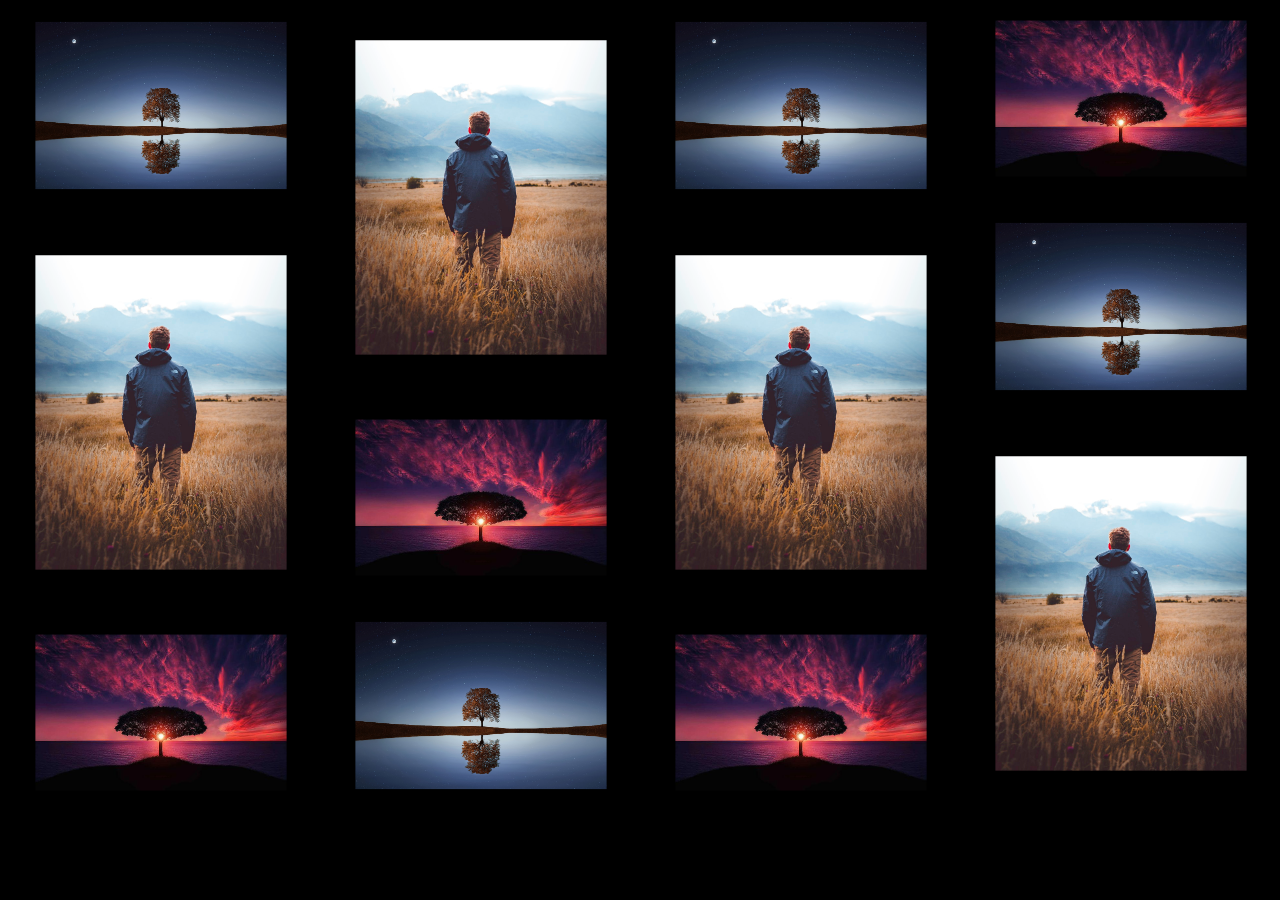
<file: gallery.html>
<!DOCTYPE html>
<html lang="en">
<head>
    <meta charset="UTF-8">
    <meta http-equiv="X-UA-Compatible" content="IE=edge">
    <meta name="viewport" content="width=device-width, initial-scale=1.0">
    <link rel="stylesheet" href="gallery.css">
    <title>IMAGE GALLERY</title>
</head>
<body> 
    <div class="container">
        <div class="section">
            <img src="image2.jpg" alt="">
            <img src="image3.jpeg" alt="">
            <img src="image1.jpg" alt="">
        </div>
        <div class="section">
            <img src="image3.jpeg" alt="">
            <img src="image1.jpg" alt="">
            <img src="image2.jpg" alt="">
        </div>
        <div class="section">
            <img src="image2.jpg" alt="">
            <img src="image3.jpeg" alt="">
            <img src="image1.jpg" alt="">
        </div>
        <div class="section">
            <img src="image1.jpg" alt="">
            <img src="image2.jpg" alt="">
            <img src="image3.jpeg" alt="">
        </div>
    </div>
</body>
</html>
</file>
<file: gallery.css>
*{
    box-sizing: border-box;
}
body{
    margin: 0;
    background-color: black;
}
.container{
    display: flex;
    flex-wrap: wrap;
}
.section{
    flex: 25%;
    padding: 0 3px;
}
img{
    width: 100%;
    margin: 1px;
    transform: scale(0.8);
    transition: 1s ease-in-out;
}
img:hover{
    transform: scale(1);
}
@media(max-width:991px)
{
    .section{
        flex: 33.33%;
    }
}
@media(max-width:767px)
{
    .section{
        flex: 50%;
    }
}
@media(max-width:567px)
{
    .section{
        flex: 100%;
    }
}
</file>
